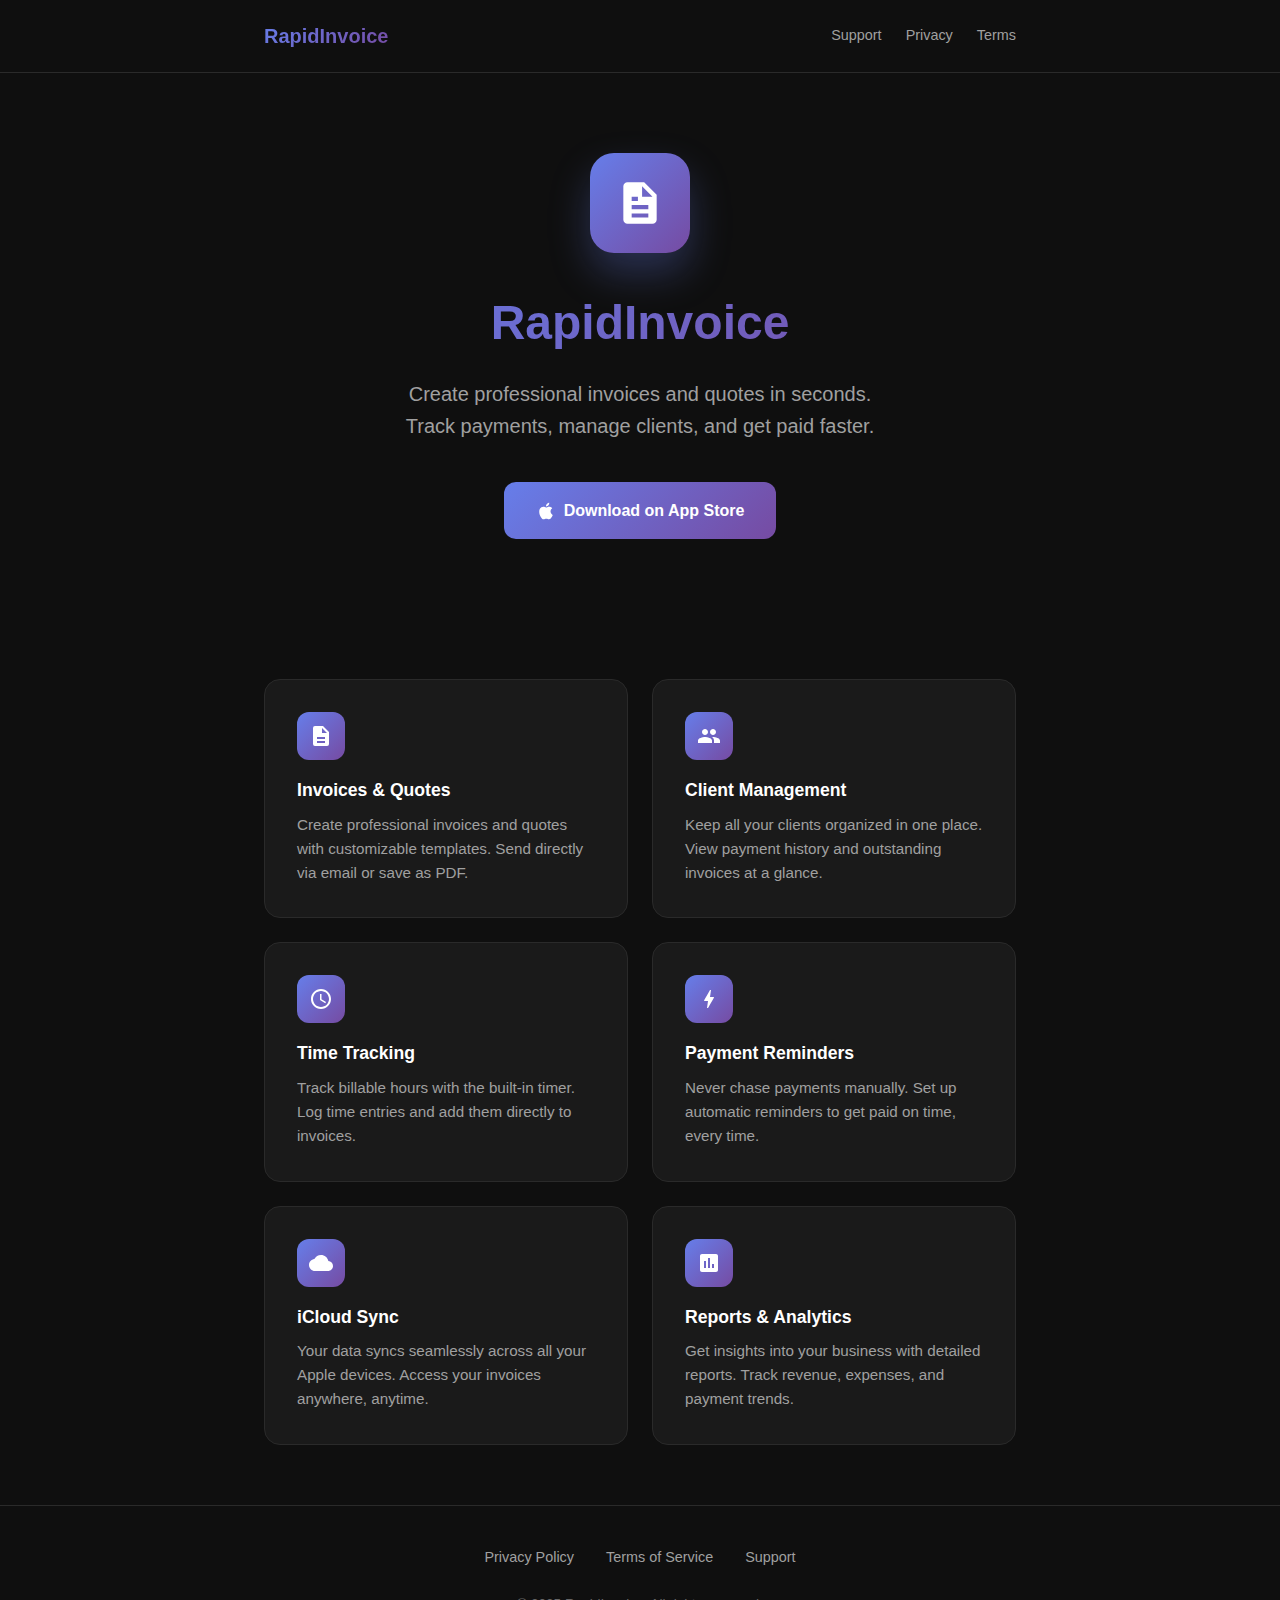
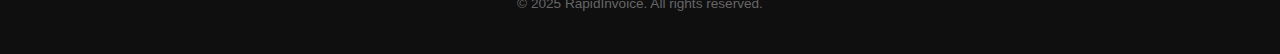
<file: index.html>
<!DOCTYPE html>
<html lang="en">
<head>
    <meta charset="UTF-8">
    <meta name="viewport" content="width=device-width, initial-scale=1.0">
    <meta name="description" content="RapidInvoice - Create professional invoices in seconds. Track payments, manage clients, and get paid faster.">
    <title>RapidInvoice - Professional Invoicing Made Simple</title>
    <link rel="stylesheet" href="css/style.css">
    <link rel="apple-touch-icon" href="images/app-icon.png">
</head>
<body>
    <nav class="nav">
        <div class="container">
            <a href="index.html" class="nav-logo">RapidInvoice</a>
            <div class="nav-links">
                <a href="support.html">Support</a>
                <a href="privacy.html">Privacy</a>
                <a href="terms.html">Terms</a>
            </div>
        </div>
    </nav>

    <section class="hero">
        <div class="container">
            <div class="hero-icon">
                <svg viewBox="0 0 24 24" xmlns="http://www.w3.org/2000/svg">
                    <path d="M14 2H6a2 2 0 0 0-2 2v16a2 2 0 0 0 2 2h12a2 2 0 0 0 2-2V8l-6-6zm-1 2l5 5h-5V4zM8 13h8v2H8v-2zm0 4h8v2H8v-2zm0-8h3v2H8V9z"/>
                </svg>
            </div>
            <h1>RapidInvoice</h1>
            <p>Create professional invoices and quotes in seconds. Track payments, manage clients, and get paid faster.</p>
            <a href="https://apps.apple.com/app/id6757350232" class="btn-primary">
                <svg width="20" height="20" viewBox="0 0 24 24" fill="currentColor">
                    <path d="M18.71 19.5c-.83 1.24-1.71 2.45-3.05 2.47-1.34.03-1.77-.79-3.29-.79-1.53 0-2 .77-3.27.82-1.31.05-2.3-1.32-3.14-2.53C4.25 17 2.94 12.45 4.7 9.39c.87-1.52 2.43-2.48 4.12-2.51 1.28-.02 2.5.87 3.29.87.78 0 2.26-1.07 3.81-.91.65.03 2.47.26 3.64 1.98-.09.06-2.17 1.28-2.15 3.81.03 3.02 2.65 4.03 2.68 4.04-.03.07-.42 1.44-1.38 2.83M13 3.5c.73-.83 1.94-1.46 2.94-1.5.13 1.17-.34 2.35-1.04 3.19-.69.85-1.83 1.51-2.95 1.42-.15-1.15.41-2.35 1.05-3.11z"/>
                </svg>
                Download on App Store
            </a>
        </div>
    </section>

    <section class="features">
        <div class="container">
            <div class="features-grid">
                <div class="feature-card">
                    <div class="feature-icon">
                        <svg viewBox="0 0 24 24">
                            <path d="M14 2H6a2 2 0 0 0-2 2v16a2 2 0 0 0 2 2h12a2 2 0 0 0 2-2V8l-6-6zm-1 2l5 5h-5V4zM8 13h8v2H8v-2zm0 4h8v2H8v-2z"/>
                        </svg>
                    </div>
                    <h3>Invoices & Quotes</h3>
                    <p>Create professional invoices and quotes with customizable templates. Send directly via email or save as PDF.</p>
                </div>

                <div class="feature-card">
                    <div class="feature-icon">
                        <svg viewBox="0 0 24 24">
                            <path d="M16 11c1.66 0 2.99-1.34 2.99-3S17.66 5 16 5c-1.66 0-3 1.34-3 3s1.34 3 3 3zm-8 0c1.66 0 2.99-1.34 2.99-3S9.66 5 8 5C6.34 5 5 6.34 5 8s1.34 3 3 3zm0 2c-2.33 0-7 1.17-7 3.5V19h14v-2.5c0-2.33-4.67-3.5-7-3.5zm8 0c-.29 0-.62.02-.97.05 1.16.84 1.97 1.97 1.97 3.45V19h6v-2.5c0-2.33-4.67-3.5-7-3.5z"/>
                        </svg>
                    </div>
                    <h3>Client Management</h3>
                    <p>Keep all your clients organized in one place. View payment history and outstanding invoices at a glance.</p>
                </div>

                <div class="feature-card">
                    <div class="feature-icon">
                        <svg viewBox="0 0 24 24">
                            <path d="M11.99 2C6.47 2 2 6.48 2 12s4.47 10 9.99 10C17.52 22 22 17.52 22 12S17.52 2 11.99 2zM12 20c-4.42 0-8-3.58-8-8s3.58-8 8-8 8 3.58 8 8-3.58 8-8 8zm.5-13H11v6l5.25 3.15.75-1.23-4.5-2.67z"/>
                        </svg>
                    </div>
                    <h3>Time Tracking</h3>
                    <p>Track billable hours with the built-in timer. Log time entries and add them directly to invoices.</p>
                </div>

                <div class="feature-card">
                    <div class="feature-icon">
                        <svg viewBox="0 0 24 24">
                            <path d="M11 21h-1l1-7H7.5c-.58 0-.57-.32-.38-.66.19-.34.05-.08.07-.12C8.48 10.94 10.42 7.54 13 3h1l-1 7h3.5c.49 0 .56.33.47.51l-.07.15C12.96 17.55 11 21 11 21z"/>
                        </svg>
                    </div>
                    <h3>Payment Reminders</h3>
                    <p>Never chase payments manually. Set up automatic reminders to get paid on time, every time.</p>
                </div>

                <div class="feature-card">
                    <div class="feature-icon">
                        <svg viewBox="0 0 24 24">
                            <path d="M19.35 10.04C18.67 6.59 15.64 4 12 4 9.11 4 6.6 5.64 5.35 8.04 2.34 8.36 0 10.91 0 14c0 3.31 2.69 6 6 6h13c2.76 0 5-2.24 5-5 0-2.64-2.05-4.78-4.65-4.96z"/>
                        </svg>
                    </div>
                    <h3>iCloud Sync</h3>
                    <p>Your data syncs seamlessly across all your Apple devices. Access your invoices anywhere, anytime.</p>
                </div>

                <div class="feature-card">
                    <div class="feature-icon">
                        <svg viewBox="0 0 24 24">
                            <path d="M19 3H5c-1.1 0-2 .9-2 2v14c0 1.1.9 2 2 2h14c1.1 0 2-.9 2-2V5c0-1.1-.9-2-2-2zM9 17H7v-7h2v7zm4 0h-2V7h2v10zm4 0h-2v-4h2v4z"/>
                        </svg>
                    </div>
                    <h3>Reports & Analytics</h3>
                    <p>Get insights into your business with detailed reports. Track revenue, expenses, and payment trends.</p>
                </div>
            </div>
        </div>
    </section>

    <footer class="footer">
        <div class="container">
            <div class="footer-links">
                <a href="privacy.html">Privacy Policy</a>
                <a href="terms.html">Terms of Service</a>
                <a href="support.html">Support</a>
            </div>
            <p class="footer-copy">&copy; 2025 RapidInvoice. All rights reserved.</p>
        </div>
    </footer>
</body>
</html>
</file>
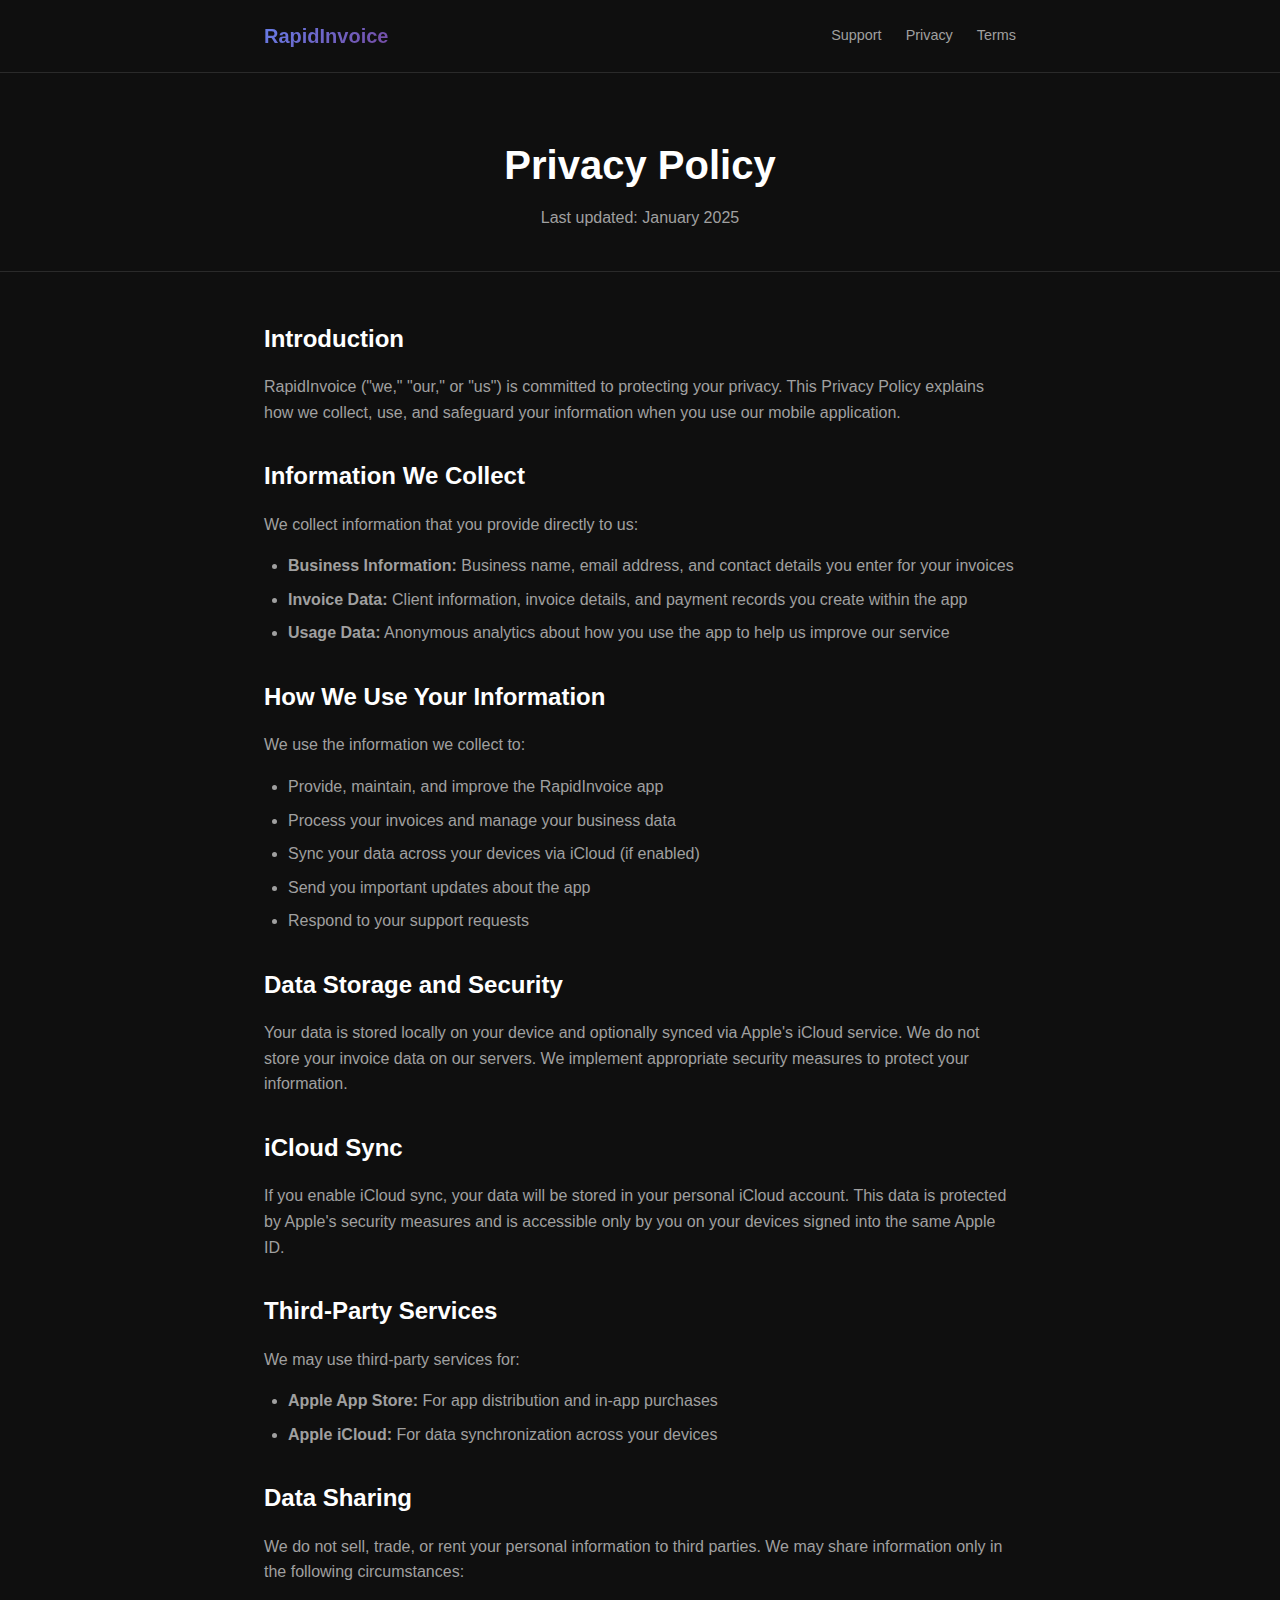
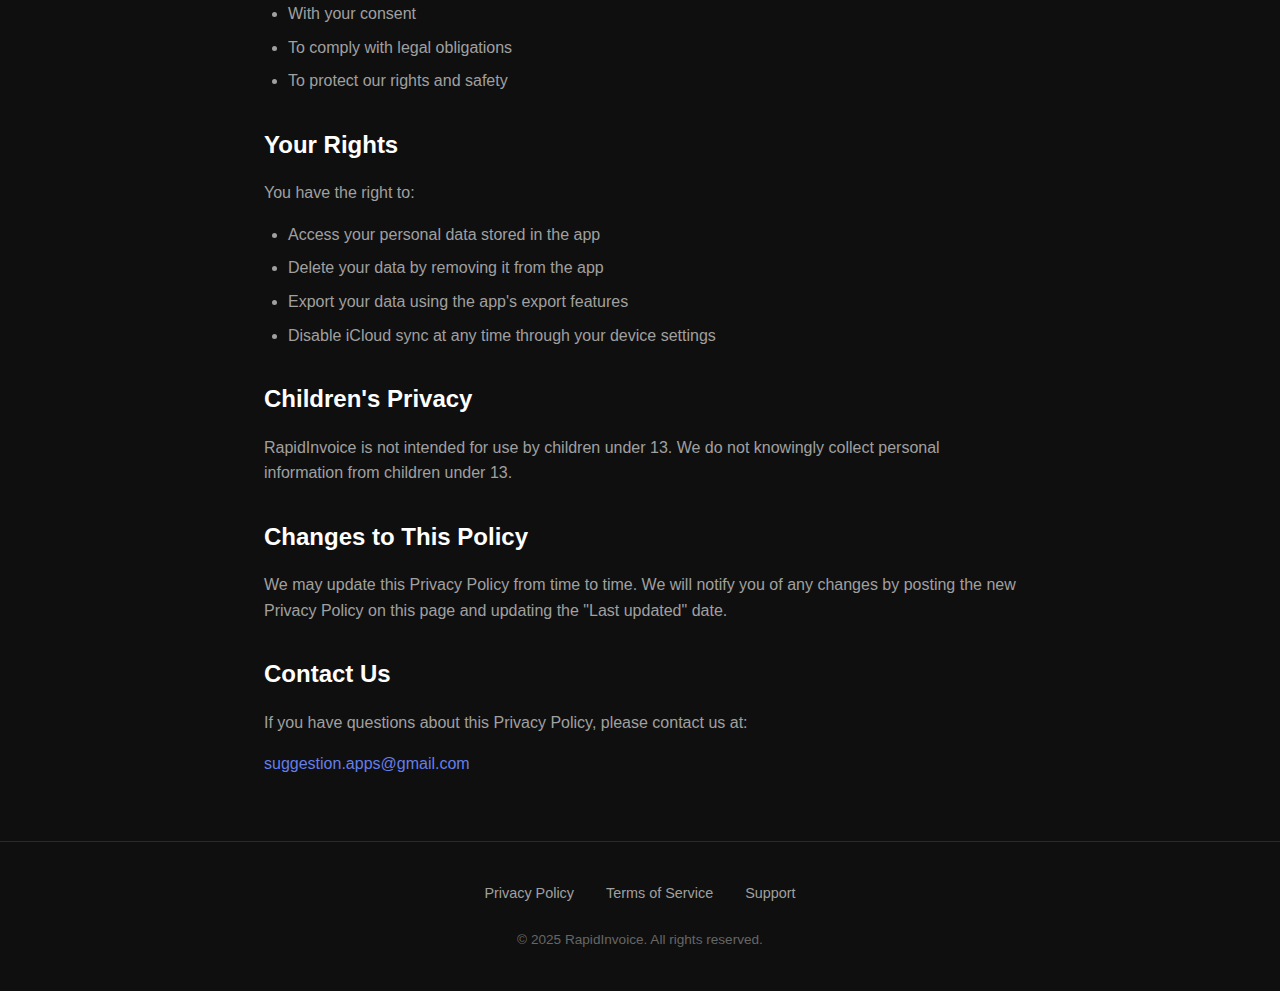
<file: privacy.html>
<!DOCTYPE html>
<html lang="en">
<head>
    <meta charset="UTF-8">
    <meta name="viewport" content="width=device-width, initial-scale=1.0">
    <meta name="description" content="RapidInvoice Privacy Policy - How we collect, use, and protect your data.">
    <title>Privacy Policy - RapidInvoice</title>
    <link rel="stylesheet" href="css/style.css">
</head>
<body>
    <nav class="nav">
        <div class="container">
            <a href="index.html" class="nav-logo">RapidInvoice</a>
            <div class="nav-links">
                <a href="support.html">Support</a>
                <a href="privacy.html">Privacy</a>
                <a href="terms.html">Terms</a>
            </div>
        </div>
    </nav>

    <header class="page-header">
        <div class="container">
            <h1>Privacy Policy</h1>
            <p>Last updated: January 2025</p>
        </div>
    </header>

    <main class="page-content">
        <div class="container">
            <h2>Introduction</h2>
            <p>RapidInvoice ("we," "our," or "us") is committed to protecting your privacy. This Privacy Policy explains how we collect, use, and safeguard your information when you use our mobile application.</p>

            <h2>Information We Collect</h2>
            <p>We collect information that you provide directly to us:</p>
            <ul>
                <li><strong>Business Information:</strong> Business name, email address, and contact details you enter for your invoices</li>
                <li><strong>Invoice Data:</strong> Client information, invoice details, and payment records you create within the app</li>
                <li><strong>Usage Data:</strong> Anonymous analytics about how you use the app to help us improve our service</li>
            </ul>

            <h2>How We Use Your Information</h2>
            <p>We use the information we collect to:</p>
            <ul>
                <li>Provide, maintain, and improve the RapidInvoice app</li>
                <li>Process your invoices and manage your business data</li>
                <li>Sync your data across your devices via iCloud (if enabled)</li>
                <li>Send you important updates about the app</li>
                <li>Respond to your support requests</li>
            </ul>

            <h2>Data Storage and Security</h2>
            <p>Your data is stored locally on your device and optionally synced via Apple's iCloud service. We do not store your invoice data on our servers. We implement appropriate security measures to protect your information.</p>

            <h2>iCloud Sync</h2>
            <p>If you enable iCloud sync, your data will be stored in your personal iCloud account. This data is protected by Apple's security measures and is accessible only by you on your devices signed into the same Apple ID.</p>

            <h2>Third-Party Services</h2>
            <p>We may use third-party services for:</p>
            <ul>
                <li><strong>Apple App Store:</strong> For app distribution and in-app purchases</li>
                <li><strong>Apple iCloud:</strong> For data synchronization across your devices</li>
            </ul>

            <h2>Data Sharing</h2>
            <p>We do not sell, trade, or rent your personal information to third parties. We may share information only in the following circumstances:</p>
            <ul>
                <li>With your consent</li>
                <li>To comply with legal obligations</li>
                <li>To protect our rights and safety</li>
            </ul>

            <h2>Your Rights</h2>
            <p>You have the right to:</p>
            <ul>
                <li>Access your personal data stored in the app</li>
                <li>Delete your data by removing it from the app</li>
                <li>Export your data using the app's export features</li>
                <li>Disable iCloud sync at any time through your device settings</li>
            </ul>

            <h2>Children's Privacy</h2>
            <p>RapidInvoice is not intended for use by children under 13. We do not knowingly collect personal information from children under 13.</p>

            <h2>Changes to This Policy</h2>
            <p>We may update this Privacy Policy from time to time. We will notify you of any changes by posting the new Privacy Policy on this page and updating the "Last updated" date.</p>

            <h2>Contact Us</h2>
            <p>If you have questions about this Privacy Policy, please contact us at:</p>
            <p><a href="mailto:suggestion.apps@gmail.com">suggestion.apps@gmail.com</a></p>
        </div>
    </main>

    <footer class="footer">
        <div class="container">
            <div class="footer-links">
                <a href="privacy.html">Privacy Policy</a>
                <a href="terms.html">Terms of Service</a>
                <a href="support.html">Support</a>
            </div>
            <p class="footer-copy">&copy; 2025 RapidInvoice. All rights reserved.</p>
        </div>
    </footer>
</body>
</html>
</file>
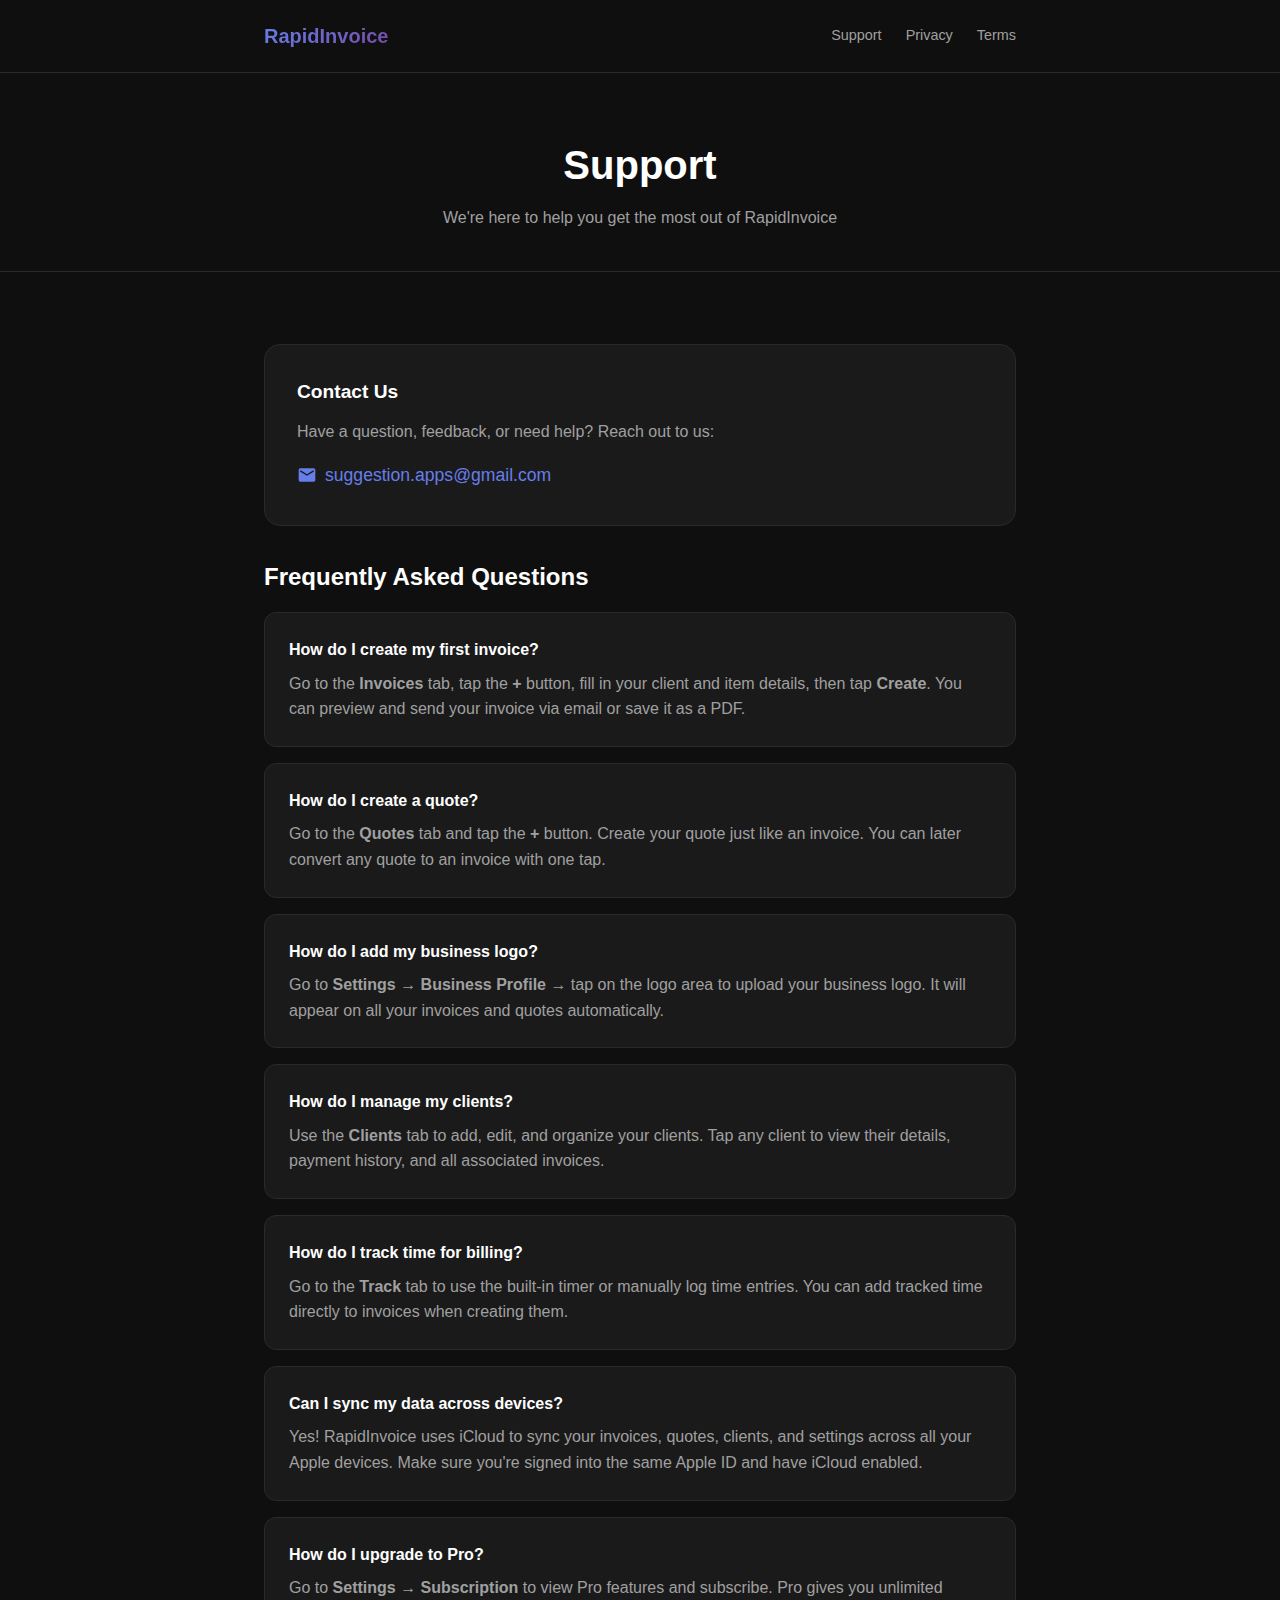
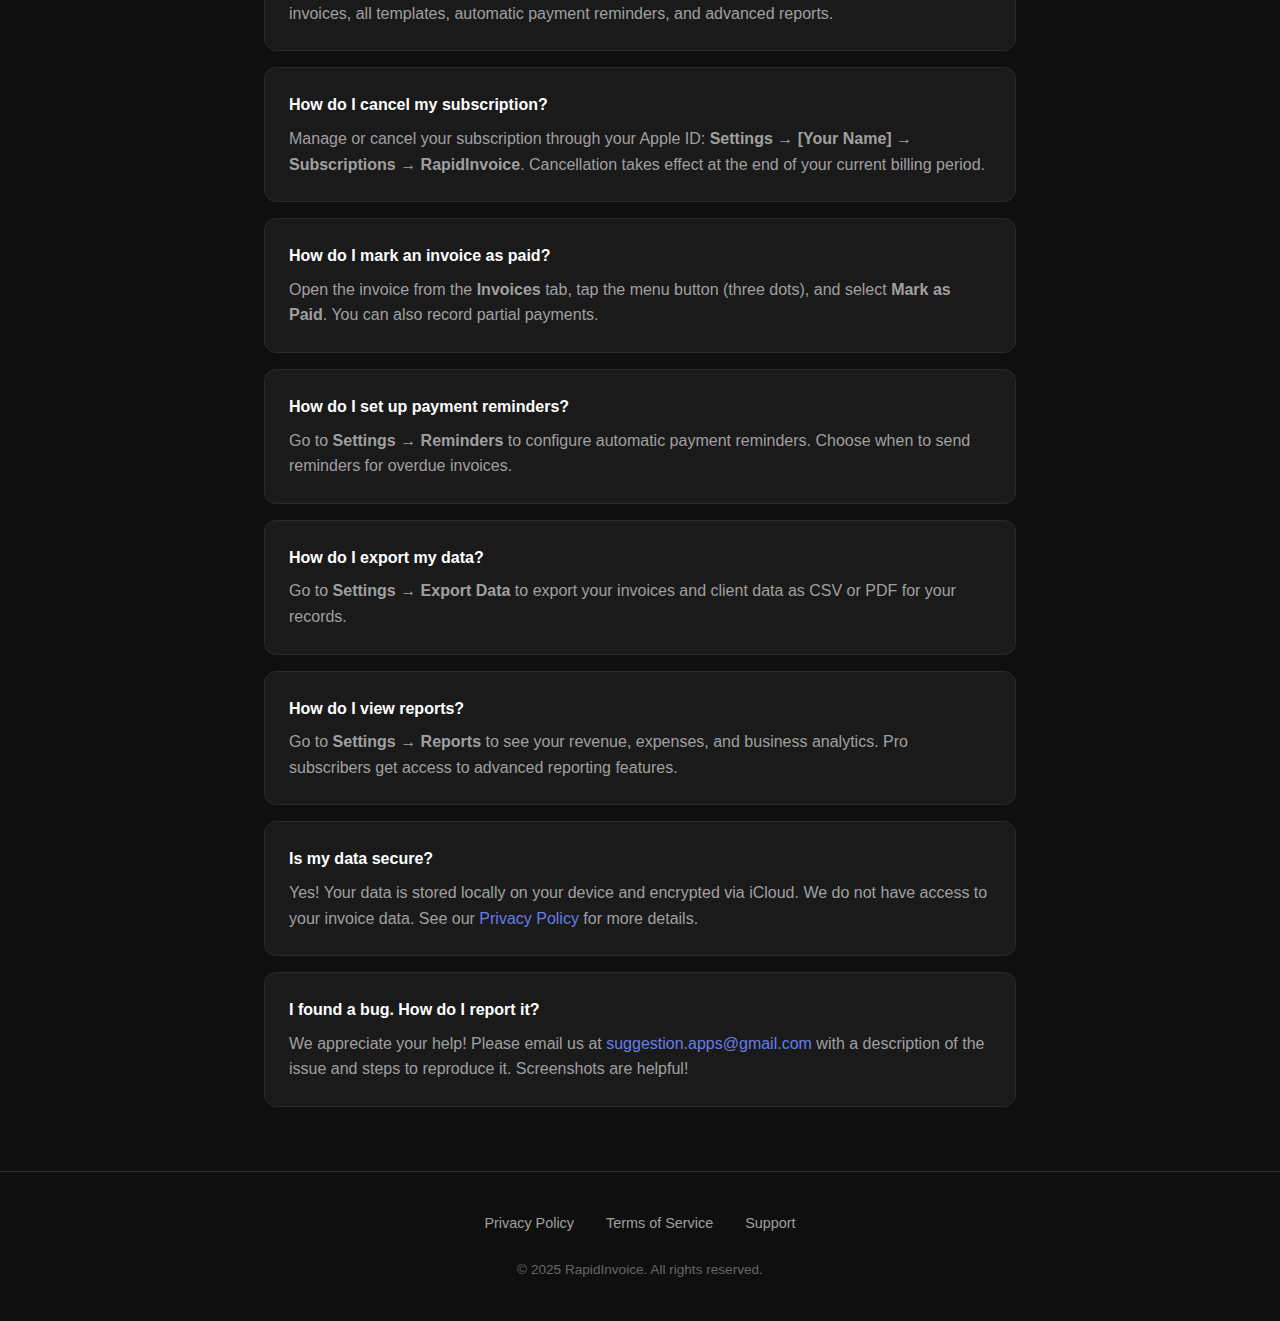
<file: support.html>
<!DOCTYPE html>
<html lang="en">
<head>
    <meta charset="UTF-8">
    <meta name="viewport" content="width=device-width, initial-scale=1.0">
    <meta name="description" content="RapidInvoice Support - Get help with the app, FAQs, and contact information.">
    <title>Support - RapidInvoice</title>
    <link rel="stylesheet" href="css/style.css">
</head>
<body>
    <nav class="nav">
        <div class="container">
            <a href="index.html" class="nav-logo">RapidInvoice</a>
            <div class="nav-links">
                <a href="support.html">Support</a>
                <a href="privacy.html">Privacy</a>
                <a href="terms.html">Terms</a>
            </div>
        </div>
    </nav>

    <header class="page-header">
        <div class="container">
            <h1>Support</h1>
            <p>We're here to help you get the most out of RapidInvoice</p>
        </div>
    </header>

    <main class="page-content">
        <div class="container">
            <div id="contact" class="contact-card">
                <h3>Contact Us</h3>
                <p>Have a question, feedback, or need help? Reach out to us:</p>
                <a href="mailto:suggestion.apps@gmail.com">
                    <svg width="20" height="20" viewBox="0 0 24 24" fill="currentColor">
                        <path d="M20 4H4c-1.1 0-1.99.9-1.99 2L2 18c0 1.1.9 2 2 2h16c1.1 0 2-.9 2-2V6c0-1.1-.9-2-2-2zm0 4l-8 5-8-5V6l8 5 8-5v2z"/>
                    </svg>
                    suggestion.apps@gmail.com
                </a>
            </div>

            <h2>Frequently Asked Questions</h2>

            <div class="faq-item">
                <h3>How do I create my first invoice?</h3>
                <p>Go to the <strong>Invoices</strong> tab, tap the <strong>+</strong> button, fill in your client and item details, then tap <strong>Create</strong>. You can preview and send your invoice via email or save it as a PDF.</p>
            </div>

            <div class="faq-item">
                <h3>How do I create a quote?</h3>
                <p>Go to the <strong>Quotes</strong> tab and tap the <strong>+</strong> button. Create your quote just like an invoice. You can later convert any quote to an invoice with one tap.</p>
            </div>

            <div class="faq-item">
                <h3>How do I add my business logo?</h3>
                <p>Go to <strong>Settings</strong> → <strong>Business Profile</strong> → tap on the logo area to upload your business logo. It will appear on all your invoices and quotes automatically.</p>
            </div>

            <div class="faq-item">
                <h3>How do I manage my clients?</h3>
                <p>Use the <strong>Clients</strong> tab to add, edit, and organize your clients. Tap any client to view their details, payment history, and all associated invoices.</p>
            </div>

            <div class="faq-item">
                <h3>How do I track time for billing?</h3>
                <p>Go to the <strong>Track</strong> tab to use the built-in timer or manually log time entries. You can add tracked time directly to invoices when creating them.</p>
            </div>

            <div class="faq-item">
                <h3>Can I sync my data across devices?</h3>
                <p>Yes! RapidInvoice uses iCloud to sync your invoices, quotes, clients, and settings across all your Apple devices. Make sure you're signed into the same Apple ID and have iCloud enabled.</p>
            </div>

            <div class="faq-item">
                <h3>How do I upgrade to Pro?</h3>
                <p>Go to <strong>Settings</strong> → <strong>Subscription</strong> to view Pro features and subscribe. Pro gives you unlimited invoices, all templates, automatic payment reminders, and advanced reports.</p>
            </div>

            <div class="faq-item">
                <h3>How do I cancel my subscription?</h3>
                <p>Manage or cancel your subscription through your Apple ID: <strong>Settings</strong> → <strong>[Your Name]</strong> → <strong>Subscriptions</strong> → <strong>RapidInvoice</strong>. Cancellation takes effect at the end of your current billing period.</p>
            </div>

            <div class="faq-item">
                <h3>How do I mark an invoice as paid?</h3>
                <p>Open the invoice from the <strong>Invoices</strong> tab, tap the menu button (three dots), and select <strong>Mark as Paid</strong>. You can also record partial payments.</p>
            </div>

            <div class="faq-item">
                <h3>How do I set up payment reminders?</h3>
                <p>Go to <strong>Settings</strong> → <strong>Reminders</strong> to configure automatic payment reminders. Choose when to send reminders for overdue invoices.</p>
            </div>

            <div class="faq-item">
                <h3>How do I export my data?</h3>
                <p>Go to <strong>Settings</strong> → <strong>Export Data</strong> to export your invoices and client data as CSV or PDF for your records.</p>
            </div>

            <div class="faq-item">
                <h3>How do I view reports?</h3>
                <p>Go to <strong>Settings</strong> → <strong>Reports</strong> to see your revenue, expenses, and business analytics. Pro subscribers get access to advanced reporting features.</p>
            </div>

            <div class="faq-item">
                <h3>Is my data secure?</h3>
                <p>Yes! Your data is stored locally on your device and encrypted via iCloud. We do not have access to your invoice data. See our <a href="privacy.html">Privacy Policy</a> for more details.</p>
            </div>

            <div class="faq-item">
                <h3>I found a bug. How do I report it?</h3>
                <p>We appreciate your help! Please email us at <a href="mailto:suggestion.apps@gmail.com">suggestion.apps@gmail.com</a> with a description of the issue and steps to reproduce it. Screenshots are helpful!</p>
            </div>
        </div>
    </main>

    <footer class="footer">
        <div class="container">
            <div class="footer-links">
                <a href="privacy.html">Privacy Policy</a>
                <a href="terms.html">Terms of Service</a>
                <a href="support.html">Support</a>
            </div>
            <p class="footer-copy">&copy; 2025 RapidInvoice. All rights reserved.</p>
        </div>
    </footer>
</body>
</html>
</file>
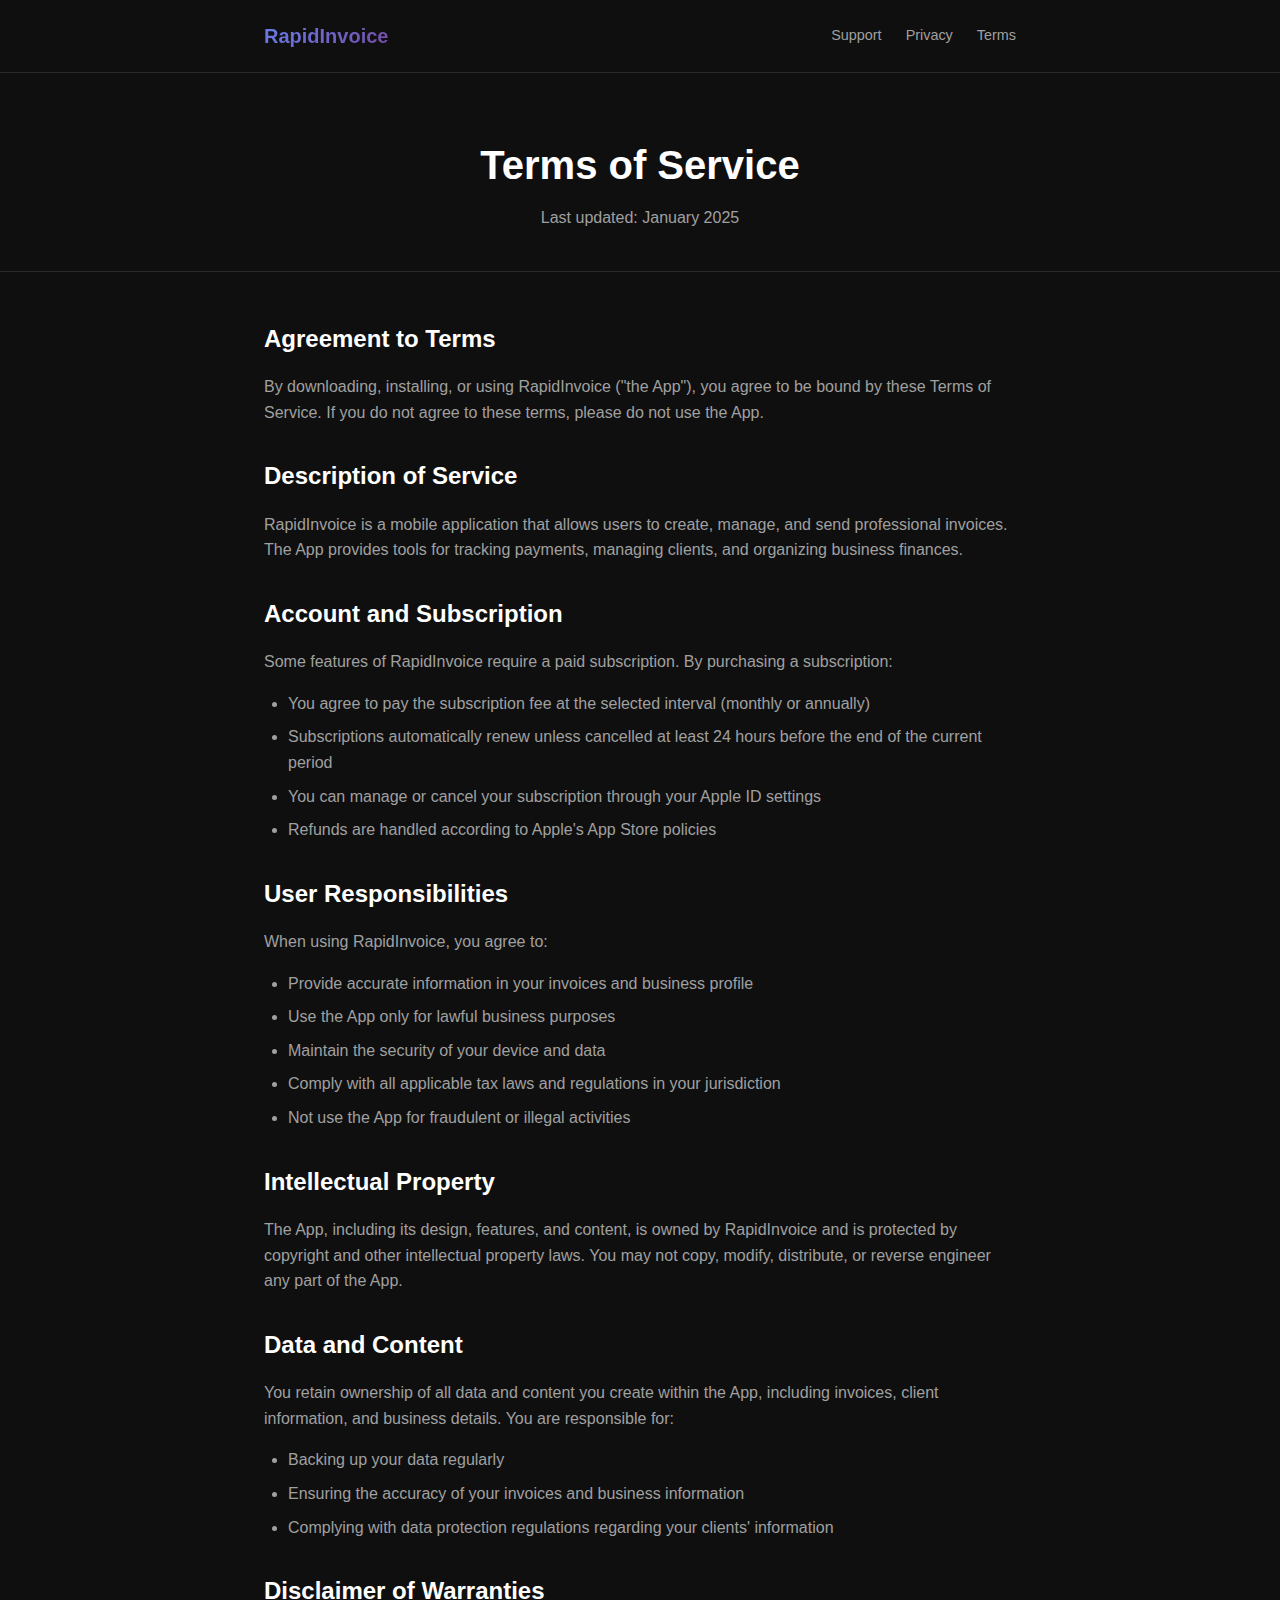
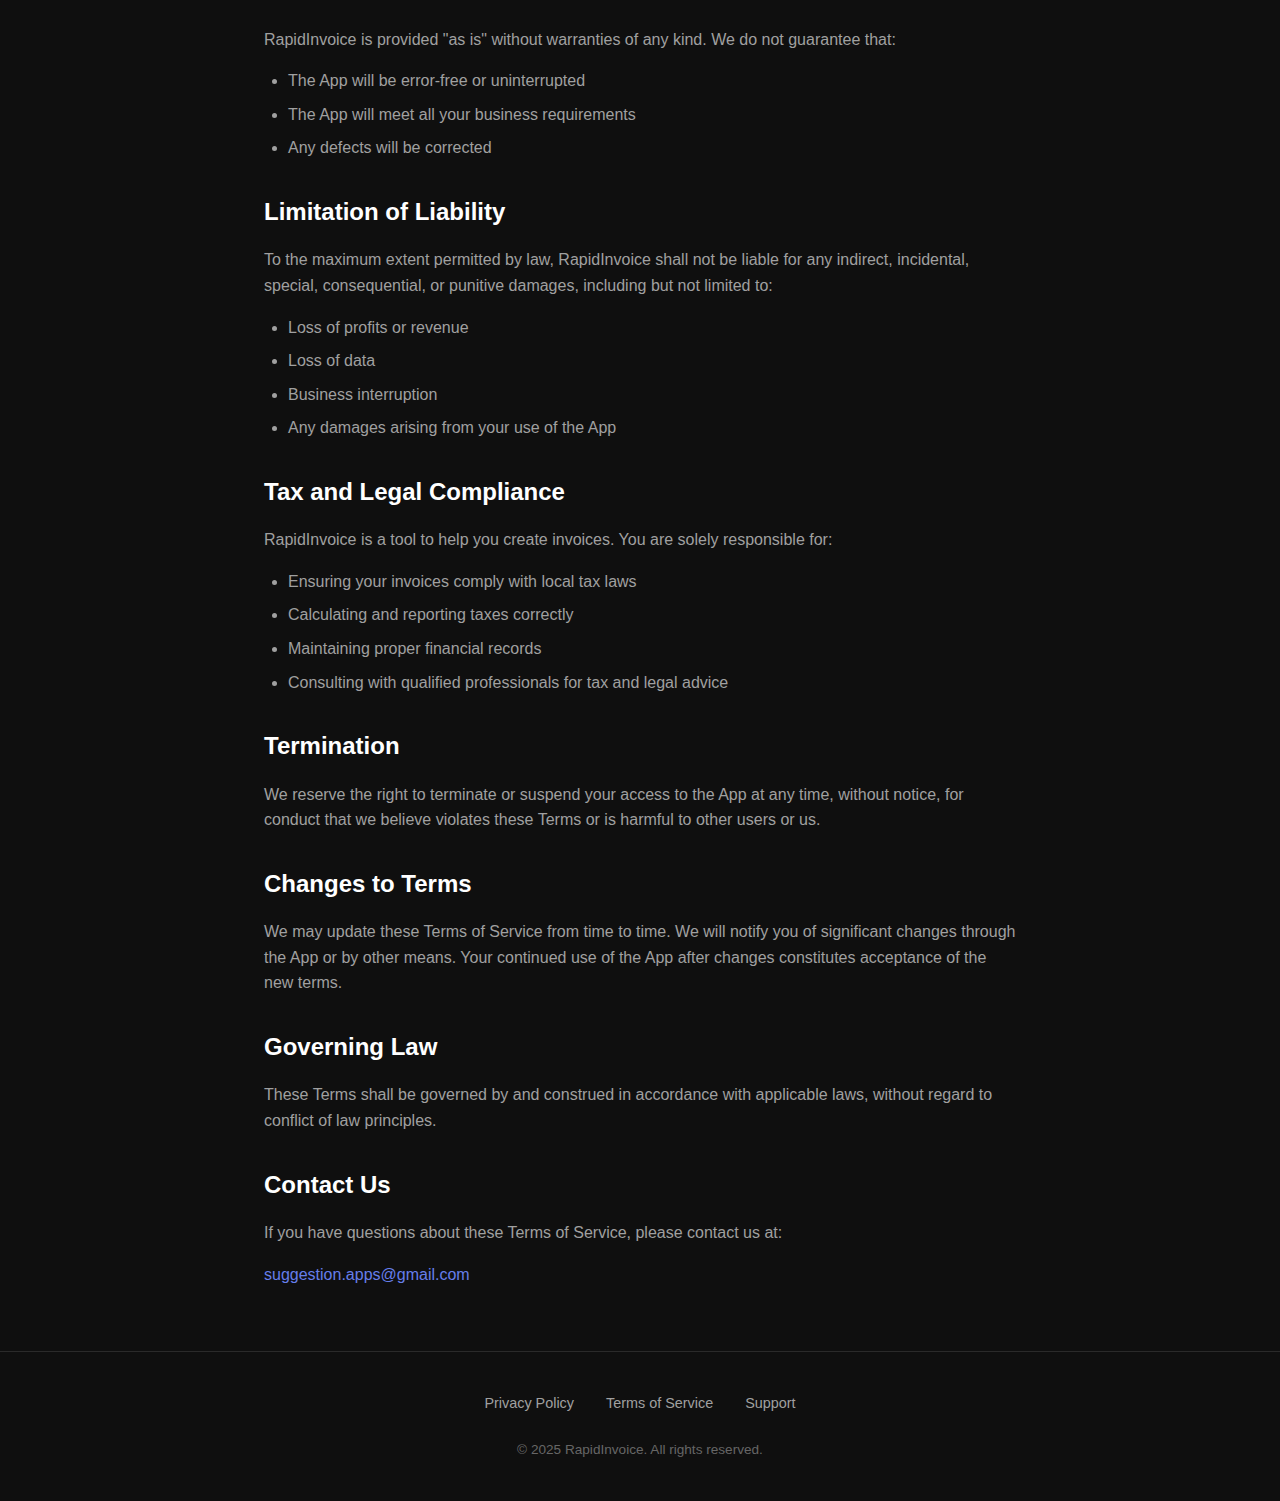
<file: terms.html>
<!DOCTYPE html>
<html lang="en">
<head>
    <meta charset="UTF-8">
    <meta name="viewport" content="width=device-width, initial-scale=1.0">
    <meta name="description" content="RapidInvoice Terms of Service - Terms and conditions for using our app.">
    <title>Terms of Service - RapidInvoice</title>
    <link rel="stylesheet" href="css/style.css">
</head>
<body>
    <nav class="nav">
        <div class="container">
            <a href="index.html" class="nav-logo">RapidInvoice</a>
            <div class="nav-links">
                <a href="support.html">Support</a>
                <a href="privacy.html">Privacy</a>
                <a href="terms.html">Terms</a>
            </div>
        </div>
    </nav>

    <header class="page-header">
        <div class="container">
            <h1>Terms of Service</h1>
            <p>Last updated: January 2025</p>
        </div>
    </header>

    <main class="page-content">
        <div class="container">
            <h2>Agreement to Terms</h2>
            <p>By downloading, installing, or using RapidInvoice ("the App"), you agree to be bound by these Terms of Service. If you do not agree to these terms, please do not use the App.</p>

            <h2>Description of Service</h2>
            <p>RapidInvoice is a mobile application that allows users to create, manage, and send professional invoices. The App provides tools for tracking payments, managing clients, and organizing business finances.</p>

            <h2>Account and Subscription</h2>
            <p>Some features of RapidInvoice require a paid subscription. By purchasing a subscription:</p>
            <ul>
                <li>You agree to pay the subscription fee at the selected interval (monthly or annually)</li>
                <li>Subscriptions automatically renew unless cancelled at least 24 hours before the end of the current period</li>
                <li>You can manage or cancel your subscription through your Apple ID settings</li>
                <li>Refunds are handled according to Apple's App Store policies</li>
            </ul>

            <h2>User Responsibilities</h2>
            <p>When using RapidInvoice, you agree to:</p>
            <ul>
                <li>Provide accurate information in your invoices and business profile</li>
                <li>Use the App only for lawful business purposes</li>
                <li>Maintain the security of your device and data</li>
                <li>Comply with all applicable tax laws and regulations in your jurisdiction</li>
                <li>Not use the App for fraudulent or illegal activities</li>
            </ul>

            <h2>Intellectual Property</h2>
            <p>The App, including its design, features, and content, is owned by RapidInvoice and is protected by copyright and other intellectual property laws. You may not copy, modify, distribute, or reverse engineer any part of the App.</p>

            <h2>Data and Content</h2>
            <p>You retain ownership of all data and content you create within the App, including invoices, client information, and business details. You are responsible for:</p>
            <ul>
                <li>Backing up your data regularly</li>
                <li>Ensuring the accuracy of your invoices and business information</li>
                <li>Complying with data protection regulations regarding your clients' information</li>
            </ul>

            <h2>Disclaimer of Warranties</h2>
            <p>RapidInvoice is provided "as is" without warranties of any kind. We do not guarantee that:</p>
            <ul>
                <li>The App will be error-free or uninterrupted</li>
                <li>The App will meet all your business requirements</li>
                <li>Any defects will be corrected</li>
            </ul>

            <h2>Limitation of Liability</h2>
            <p>To the maximum extent permitted by law, RapidInvoice shall not be liable for any indirect, incidental, special, consequential, or punitive damages, including but not limited to:</p>
            <ul>
                <li>Loss of profits or revenue</li>
                <li>Loss of data</li>
                <li>Business interruption</li>
                <li>Any damages arising from your use of the App</li>
            </ul>

            <h2>Tax and Legal Compliance</h2>
            <p>RapidInvoice is a tool to help you create invoices. You are solely responsible for:</p>
            <ul>
                <li>Ensuring your invoices comply with local tax laws</li>
                <li>Calculating and reporting taxes correctly</li>
                <li>Maintaining proper financial records</li>
                <li>Consulting with qualified professionals for tax and legal advice</li>
            </ul>

            <h2>Termination</h2>
            <p>We reserve the right to terminate or suspend your access to the App at any time, without notice, for conduct that we believe violates these Terms or is harmful to other users or us.</p>

            <h2>Changes to Terms</h2>
            <p>We may update these Terms of Service from time to time. We will notify you of significant changes through the App or by other means. Your continued use of the App after changes constitutes acceptance of the new terms.</p>

            <h2>Governing Law</h2>
            <p>These Terms shall be governed by and construed in accordance with applicable laws, without regard to conflict of law principles.</p>

            <h2>Contact Us</h2>
            <p>If you have questions about these Terms of Service, please contact us at:</p>
            <p><a href="mailto:suggestion.apps@gmail.com">suggestion.apps@gmail.com</a></p>
        </div>
    </main>

    <footer class="footer">
        <div class="container">
            <div class="footer-links">
                <a href="privacy.html">Privacy Policy</a>
                <a href="terms.html">Terms of Service</a>
                <a href="support.html">Support</a>
            </div>
            <p class="footer-copy">&copy; 2025 RapidInvoice. All rights reserved.</p>
        </div>
    </footer>
</body>
</html>
</file>
<file: css/style.css>
/* RapidInvoice Website Styles - Matching App Design */

:root {
    --primary-start: #667EEA;
    --primary-end: #764BA2;
    --background: #0F0F0F;
    --surface: #1A1A1A;
    --surface-hover: #252525;
    --text-primary: #FFFFFF;
    --text-secondary: #A0A0A0;
    --text-tertiary: #666666;
    --border: #2A2A2A;
    --success: #34D399;
}

* {
    margin: 0;
    padding: 0;
    box-sizing: border-box;
}

body {
    font-family: -apple-system, BlinkMacSystemFont, 'SF Pro Display', 'Segoe UI', Roboto, sans-serif;
    background: var(--background);
    color: var(--text-primary);
    line-height: 1.6;
    min-height: 100vh;
}

a {
    color: var(--primary-start);
    text-decoration: none;
    transition: opacity 0.2s;
}

a:hover {
    opacity: 0.8;
}

.container {
    max-width: 800px;
    margin: 0 auto;
    padding: 0 24px;
}

/* Navigation */
.nav {
    padding: 20px 0;
    border-bottom: 1px solid var(--border);
}

.nav .container {
    display: flex;
    justify-content: space-between;
    align-items: center;
}

.nav-logo {
    font-size: 1.25rem;
    font-weight: 700;
    background: linear-gradient(135deg, var(--primary-start), var(--primary-end));
    -webkit-background-clip: text;
    -webkit-text-fill-color: transparent;
    background-clip: text;
}

.nav-links {
    display: flex;
    gap: 24px;
}

.nav-links a {
    color: var(--text-secondary);
    font-size: 0.9rem;
}

.nav-links a:hover {
    color: var(--text-primary);
}

/* Hero Section */
.hero {
    padding: 80px 0;
    text-align: center;
}

.hero-icon {
    width: 100px;
    height: 100px;
    background: linear-gradient(135deg, var(--primary-start), var(--primary-end));
    border-radius: 24px;
    display: flex;
    align-items: center;
    justify-content: center;
    margin: 0 auto 32px;
    box-shadow: 0 20px 40px rgba(102, 126, 234, 0.3);
}

.hero-icon svg {
    width: 50px;
    height: 50px;
    fill: white;
}

.hero h1 {
    font-size: 3rem;
    font-weight: 700;
    margin-bottom: 16px;
    background: linear-gradient(135deg, var(--primary-start), var(--primary-end));
    -webkit-background-clip: text;
    -webkit-text-fill-color: transparent;
    background-clip: text;
}

.hero p {
    font-size: 1.25rem;
    color: var(--text-secondary);
    max-width: 500px;
    margin: 0 auto 40px;
}

.btn-primary {
    display: inline-flex;
    align-items: center;
    gap: 8px;
    padding: 16px 32px;
    background: linear-gradient(135deg, var(--primary-start), var(--primary-end));
    color: white;
    font-size: 1rem;
    font-weight: 600;
    border-radius: 12px;
    border: none;
    cursor: pointer;
    transition: transform 0.2s, box-shadow 0.2s;
}

.btn-primary:hover {
    transform: translateY(-2px);
    box-shadow: 0 10px 30px rgba(102, 126, 234, 0.4);
    opacity: 1;
    color: white;
}

/* Features Section */
.features {
    padding: 60px 0;
}

.features-grid {
    display: grid;
    grid-template-columns: repeat(auto-fit, minmax(250px, 1fr));
    gap: 24px;
}

.feature-card {
    background: var(--surface);
    padding: 32px;
    border-radius: 16px;
    border: 1px solid var(--border);
}

.feature-icon {
    width: 48px;
    height: 48px;
    background: linear-gradient(135deg, var(--primary-start), var(--primary-end));
    border-radius: 12px;
    display: flex;
    align-items: center;
    justify-content: center;
    margin-bottom: 16px;
}

.feature-icon svg {
    width: 24px;
    height: 24px;
    fill: white;
}

.feature-card h3 {
    font-size: 1.1rem;
    font-weight: 600;
    margin-bottom: 8px;
}

.feature-card p {
    color: var(--text-secondary);
    font-size: 0.95rem;
}

/* Page Content (Privacy, Terms, Support) */
.page-header {
    padding: 60px 0 40px;
    text-align: center;
    border-bottom: 1px solid var(--border);
}

.page-header h1 {
    font-size: 2.5rem;
    font-weight: 700;
    margin-bottom: 8px;
}

.page-header p {
    color: var(--text-secondary);
}

.page-content {
    padding: 48px 0;
}

.page-content h2 {
    font-size: 1.5rem;
    font-weight: 600;
    margin: 32px 0 16px;
    color: var(--text-primary);
}

.page-content h2:first-child {
    margin-top: 0;
}

.page-content p {
    color: var(--text-secondary);
    margin-bottom: 16px;
}

.page-content ul {
    color: var(--text-secondary);
    margin-left: 24px;
    margin-bottom: 16px;
}

.page-content li {
    margin-bottom: 8px;
}

/* Support Page */
.contact-card {
    background: var(--surface);
    padding: 32px;
    border-radius: 16px;
    border: 1px solid var(--border);
    margin: 24px 0;
}

.contact-card h3 {
    font-size: 1.2rem;
    margin-bottom: 12px;
}

.contact-card a {
    display: inline-flex;
    align-items: center;
    gap: 8px;
    font-size: 1.1rem;
}

.faq-item {
    background: var(--surface);
    padding: 24px;
    border-radius: 12px;
    border: 1px solid var(--border);
    margin-bottom: 16px;
}

.faq-item h3 {
    font-size: 1rem;
    font-weight: 600;
    margin-bottom: 8px;
}

.faq-item p {
    color: var(--text-secondary);
    margin: 0;
}

/* Footer */
.footer {
    padding: 40px 0;
    border-top: 1px solid var(--border);
    text-align: center;
}

.footer-links {
    display: flex;
    justify-content: center;
    gap: 32px;
    margin-bottom: 24px;
}

.footer-links a {
    color: var(--text-secondary);
    font-size: 0.9rem;
}

.footer-links a:hover {
    color: var(--text-primary);
}

.footer-copy {
    color: var(--text-tertiary);
    font-size: 0.85rem;
}

/* Responsive */
@media (max-width: 640px) {
    .hero h1 {
        font-size: 2rem;
    }

    .hero p {
        font-size: 1rem;
    }

    .nav-links {
        gap: 16px;
    }

    .page-header h1 {
        font-size: 1.75rem;
    }

    .footer-links {
        flex-direction: column;
        gap: 16px;
    }
}
</file>
